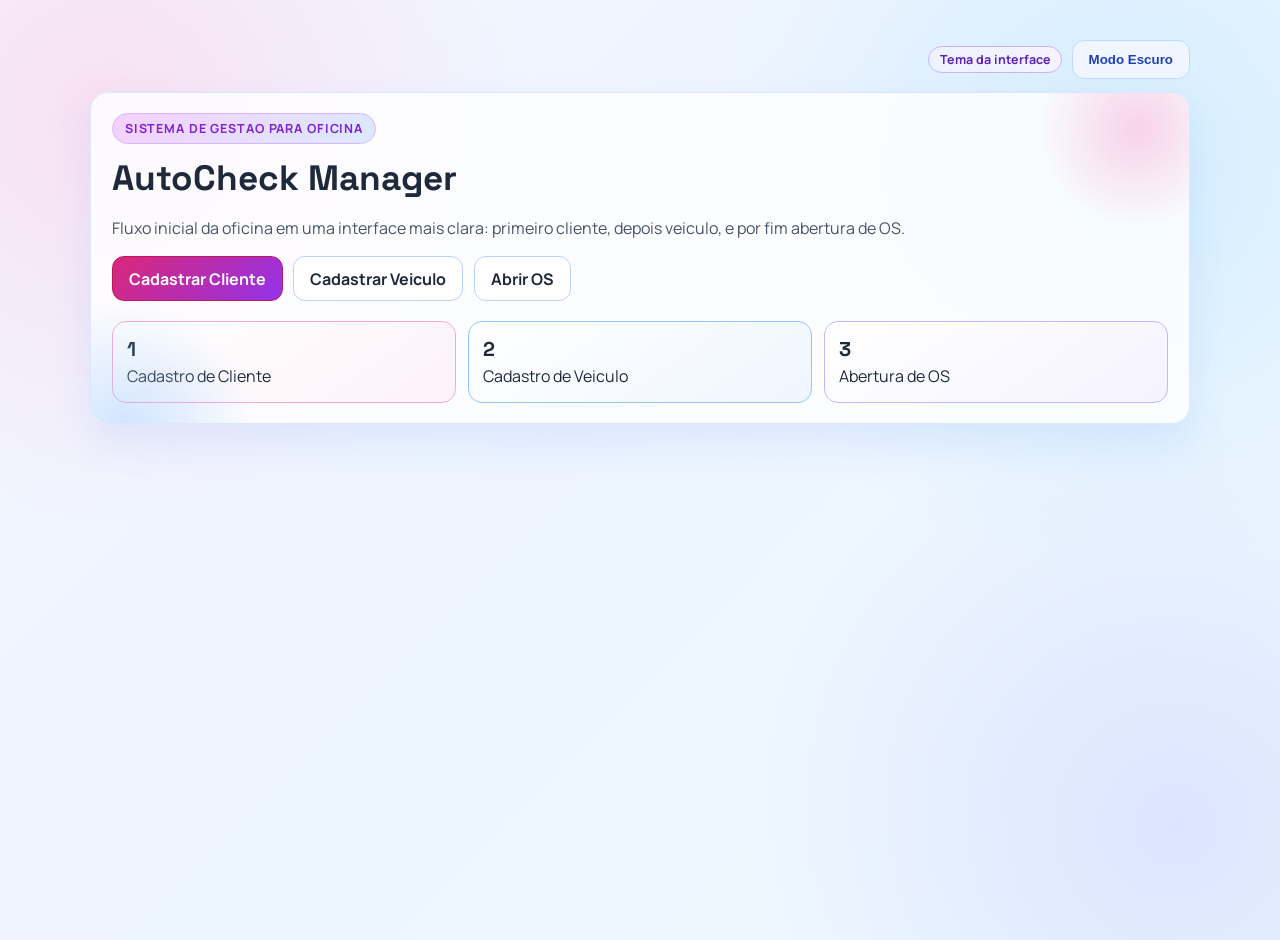
<file: index.html>
<!DOCTYPE html>
<html lang="pt-BR">
<head>
    <meta charset="UTF-8">
    <meta http-equiv="refresh" content="0; url=frontend/index.html">
    <title>AutoCheck Manager</title>
</head>
<body>
    <p>Redirecionando para o <a href="frontend/index.html">AutoCheck Manager</a>...</p>
</body>
</html>
</file>
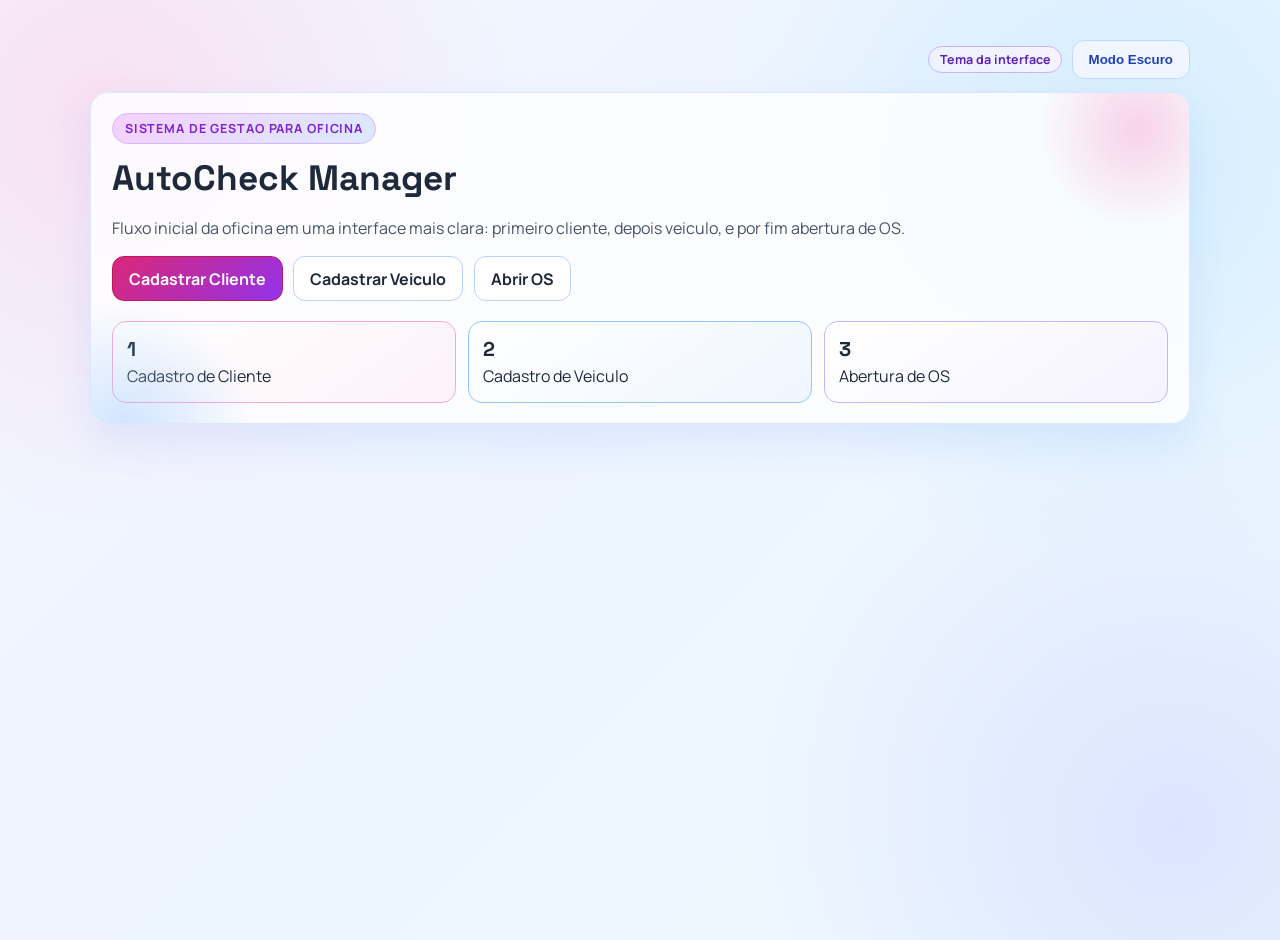
<file: frontend/index.html>
<!doctype html>
<html lang="pt-BR">

<head>
    <meta charset="UTF-8" />
    <meta name="viewport" content="width=device-width, initial-scale=1.0" />
    <title>AutoCheck Manager</title>
    <link rel="preconnect" href="https://fonts.googleapis.com">
    <link rel="preconnect" href="https://fonts.gstatic.com" crossorigin>
    <link
        href="https://fonts.googleapis.com/css2?family=Space+Grotesk:wght@400;500;700&family=Manrope:wght@400;600;700&display=swap"
        rel="stylesheet">
    <link rel="stylesheet" href="styles.css" />
</head>

<body>
    <main class="shell">
        <div class="home-topbar">
            <span class="tag">Tema da interface</span>
            <button class="btn ghost" type="button" data-theme-toggle onclick="toggleTheme()">Modo Escuro</button>
        </div>

        <section class="hero card">
            <span class="badge">Sistema de Gestao para Oficina</span>
            <h1>AutoCheck Manager</h1>
            <p>Fluxo inicial da oficina em uma interface mais clara: primeiro cliente, depois veiculo, e por fim
                abertura de OS.</p>
            <div class="actions">
                <a class="btn primary" href="pages/cadastro-cliente.html">Cadastrar Cliente</a>
                <a class="btn" href="pages/cadastro-veiculo.html">Cadastrar Veiculo</a>
                <a class="btn" href="pages/abrir-os.html">Abrir OS</a>
            </div>

            <div class="stats">
                <article class="stat">
                    <strong>1</strong>
                    <span>Cadastro de Cliente</span>
                </article>
                <article class="stat">
                    <strong>2</strong>
                    <span>Cadastro de Veiculo</span>
                </article>
                <article class="stat">
                    <strong>3</strong>
                    <span>Abertura de OS</span>
                </article>
            </div>
        </section>
    </main>

    <script src="app.js"></script>
    <script>
        initTheme();
    </script>
</body>

</html>
</file>
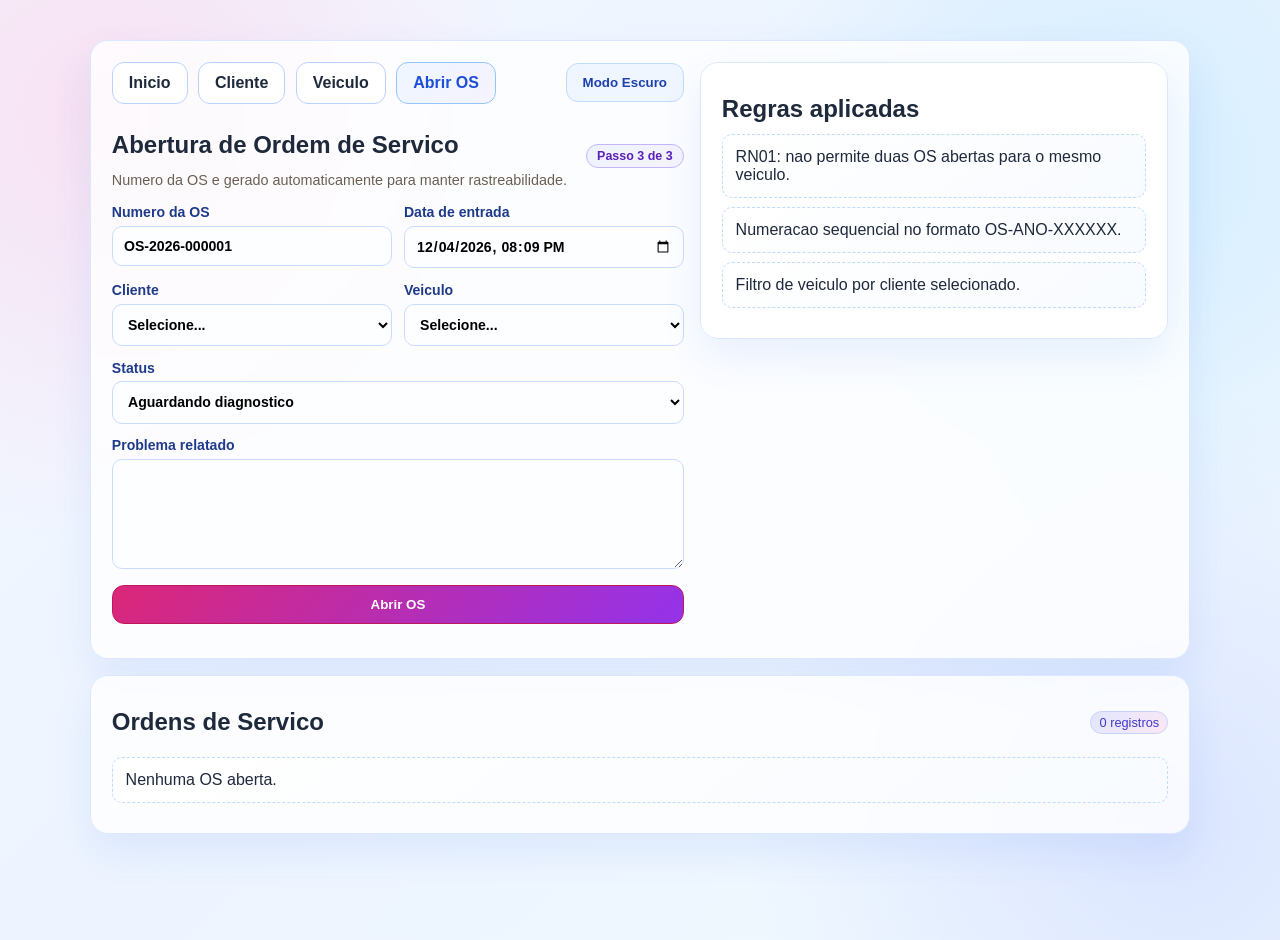
<file: frontend/pages/abrir-os.html>
<!doctype html>
<html lang="pt-BR">

<head>
    <meta charset="UTF-8" />
    <meta name="viewport" content="width=device-width, initial-scale=1.0" />
    <title>Abertura de OS - AutoCheck Manager</title>
    <link rel="stylesheet" href="../styles.css" />
</head>

<body>
    <main class="shell layout">
        <section class="card split">
            <div>
                <div id="top-nav"></div>
                <div class="page-head">
                    <div>
                        <h2>Abertura de Ordem de Servico</h2>
                        <p class="hint">Numero da OS e gerado automaticamente para manter rastreabilidade.</p>
                    </div>
                    <span class="tag">Passo 3 de 3</span>
                </div>

                <form id="os-form">
                    <div class="grid-2">
                        <label>Numero da OS
                            <input type="text" id="numero-os" readonly />
                        </label>
                        <label>Data de entrada
                            <input type="datetime-local" id="data-entrada" required />
                        </label>
                    </div>

                    <div class="grid-2">
                        <label>Cliente
                            <select id="cliente-id" required></select>
                        </label>
                        <label>Veiculo
                            <select id="veiculo-id" required></select>
                        </label>
                    </div>

                    <label>Status
                        <select id="status" required>
                            <option>Aguardando diagnostico</option>
                            <option>Em diagnostico</option>
                            <option>Aguardando aprovacao</option>
                            <option>Em reparo</option>
                            <option>Finalizado</option>
                            <option>Entregue</option>
                        </select>
                    </label>

                    <label>Problema relatado
                        <textarea id="problema-relato" required></textarea>
                    </label>

                    <button class="btn primary" type="submit">Abrir OS</button>
                    <div id="msg"></div>
                </form>
            </div>

            <aside class="card">
                <h2>Regras aplicadas</h2>
                <ul class="list">
                    <li>RN01: nao permite duas OS abertas para o mesmo veiculo.</li>
                    <li>Numeracao sequencial no formato OS-ANO-XXXXXX.</li>
                    <li>Filtro de veiculo por cliente selecionado.</li>
                </ul>
            </aside>
        </section>

        <section class="card">
            <div class="list-head">
                <h2>Ordens de Servico</h2>
                <span id="os-count" class="count-badge">0 registros</span>
            </div>
            <ul id="os-lista" class="list"></ul>
        </section>
    </main>

    <script src="../app.js"></script>
    <script>
        document.getElementById("top-nav").innerHTML = buildTopNav("os");
        initTheme();

        function updateCount() {
            const total = getData(DB_KEYS.serviceOrders).length;
            document.getElementById("os-count").textContent = `${total} ${total === 1 ? "registro" : "registros"}`;
        }

        function refreshNumber() {
            document.getElementById("numero-os").value = previewNextOsNumber();
        }

        function setCurrentDate() {
            const now = new Date();
            const localISO = new Date(now.getTime() - now.getTimezoneOffset() * 60000)
                .toISOString()
                .slice(0, 16);
            document.getElementById("data-entrada").value = localISO;
        }

        populateClientsSelect("cliente-id");
        populateVehiclesSelect("veiculo-id");
        setCurrentDate();
        refreshNumber();

        document.getElementById("cliente-id").addEventListener("change", function () {
            populateVehiclesSelect("veiculo-id", this.value);
        });

        document.getElementById("os-form").addEventListener("submit", function (e) {
            e.preventDefault();

            const vehicleId = document.getElementById("veiculo-id").value;
            if (!vehicleId) {
                showMessage("msg", "Selecione um veiculo.", "error");
                return;
            }

            const activeOrders = getActiveOrdersForVehicle(vehicleId);
            if (activeOrders.length > 0) {
                showMessage("msg", "RN01: este veiculo ja possui OS aberta.", "error");
                return;
            }

            const orders = getData(DB_KEYS.serviceOrders);
            const newOrder = {
                id: Date.now(),
                numeroOs: consumeNextOsNumber(),
                dataEntrada: document.getElementById("data-entrada").value,
                status: document.getElementById("status").value,
                clienteId: Number(document.getElementById("cliente-id").value),
                veiculoId: Number(vehicleId),
                problemaRelato: document.getElementById("problema-relato").value.trim()
            };

            orders.push(newOrder);
            setData(DB_KEYS.serviceOrders, orders);

            const form = document.getElementById("os-form");
            form.reset();
            setCurrentDate();
            refreshNumber();
            populateClientsSelect("cliente-id");
            populateVehiclesSelect("veiculo-id");
            showMessage("msg", "OS aberta com sucesso.", "ok");
            renderOrdersList("os-lista");
            updateCount();
        });

        renderOrdersList("os-lista");
        updateCount();
    </script>
</body>

</html>
</file>
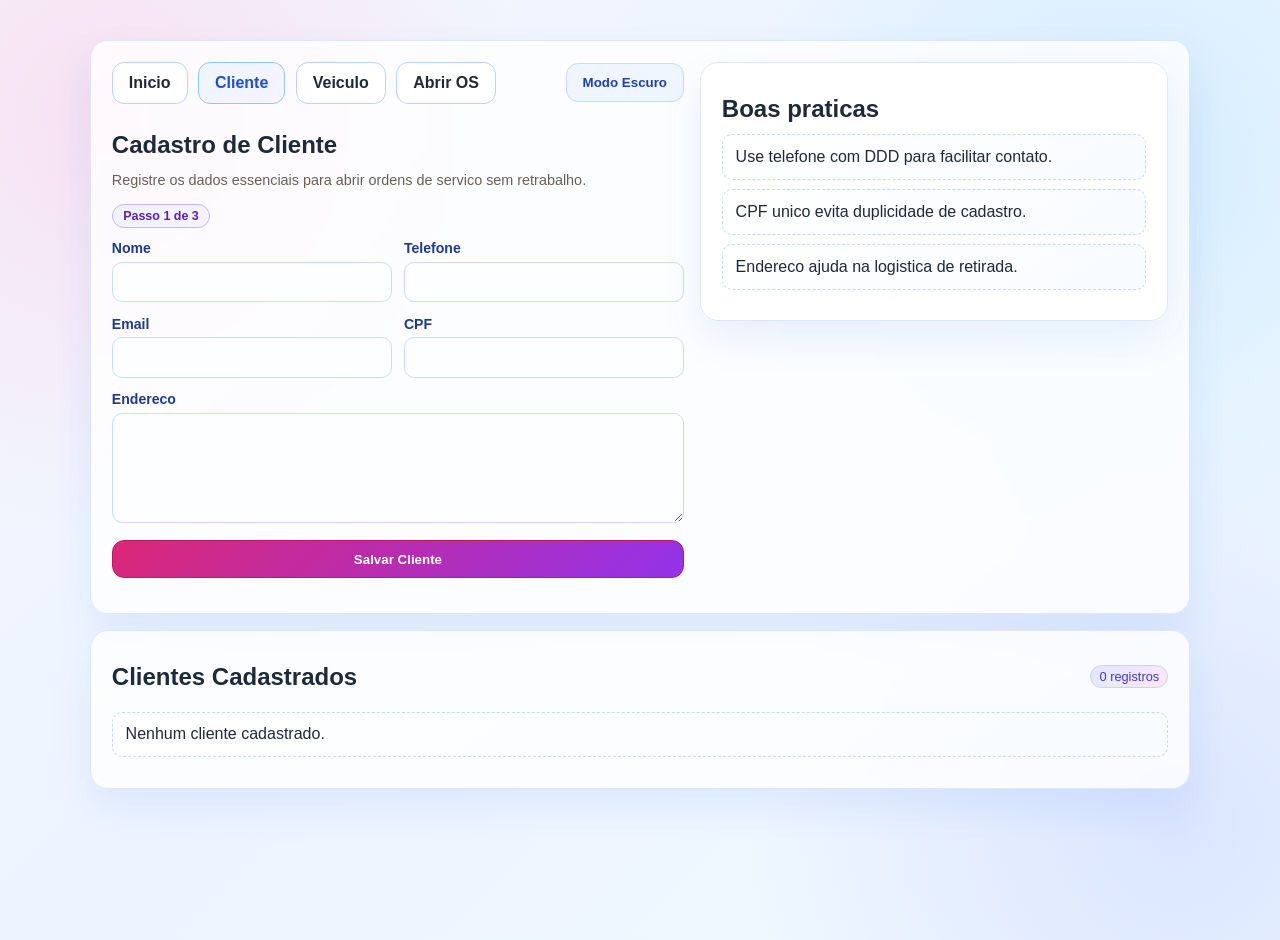
<file: frontend/pages/cadastro-cliente.html>
<!doctype html>
<html lang="pt-BR">

<head>
    <meta charset="UTF-8" />
    <meta name="viewport" content="width=device-width, initial-scale=1.0" />
    <title>Cadastro de Cliente - AutoCheck Manager</title>
    <link rel="stylesheet" href="../styles.css" />
</head>

<body>
    <main class="shell layout">
        <section class="card split">
            <div>
                <div id="top-nav"></div>
                <div class="page-head">
                    <div>
                        <h2>Cadastro de Cliente</h2>
                        <p class="hint">Registre os dados essenciais para abrir ordens de servico sem retrabalho.</p>
                    </div>
                    <span class="tag">Passo 1 de 3</span>
                </div>

                <form id="cliente-form">
                    <div class="grid-2">
                        <label>Nome
                            <input type="text" id="nome" required />
                        </label>
                        <label>Telefone
                            <input type="tel" id="telefone" required />
                        </label>
                    </div>

                    <div class="grid-2">
                        <label>Email
                            <input type="email" id="email" />
                        </label>
                        <label>CPF
                            <input type="text" id="cpf" required />
                        </label>
                    </div>

                    <label>Endereco
                        <textarea id="endereco" required></textarea>
                    </label>

                    <button class="btn primary" type="submit">Salvar Cliente</button>
                    <div id="msg"></div>
                </form>
            </div>

            <aside class="card">
                <h2>Boas praticas</h2>
                <ul class="list">
                    <li>Use telefone com DDD para facilitar contato.</li>
                    <li>CPF unico evita duplicidade de cadastro.</li>
                    <li>Endereco ajuda na logistica de retirada.</li>
                </ul>
            </aside>
        </section>

        <section class="card">
            <div class="list-head">
                <h2>Clientes Cadastrados</h2>
                <span id="clientes-count" class="count-badge">0 registros</span>
            </div>
            <ul id="clientes-lista" class="list"></ul>
        </section>
    </main>

    <script src="../app.js"></script>
    <script>
        document.getElementById("top-nav").innerHTML = buildTopNav("cliente");
        initTheme();

        function updateCount() {
            const total = getData(DB_KEYS.clients).length;
            document.getElementById("clientes-count").textContent = `${total} ${total === 1 ? "registro" : "registros"}`;
        }

        document.getElementById("cliente-form").addEventListener("submit", function (e) {
            e.preventDefault();

            const clients = getData(DB_KEYS.clients);
            const cpf = document.getElementById("cpf").value.trim();
            const alreadyCpf = clients.some(c => c.cpf === cpf);

            if (alreadyCpf) {
                showMessage("msg", "CPF ja cadastrado.", "error");
                return;
            }

            const newClient = {
                id: Date.now(),
                nome: document.getElementById("nome").value.trim(),
                telefone: document.getElementById("telefone").value.trim(),
                email: document.getElementById("email").value.trim(),
                cpf,
                endereco: document.getElementById("endereco").value.trim()
            };

            clients.push(newClient);
            setData(DB_KEYS.clients, clients);
            this.reset();
            showMessage("msg", "Cliente cadastrado com sucesso.", "ok");
            renderClientsList("clientes-lista");
            updateCount();
        });

        renderClientsList("clientes-lista");
        updateCount();
    </script>
</body>

</html>
</file>
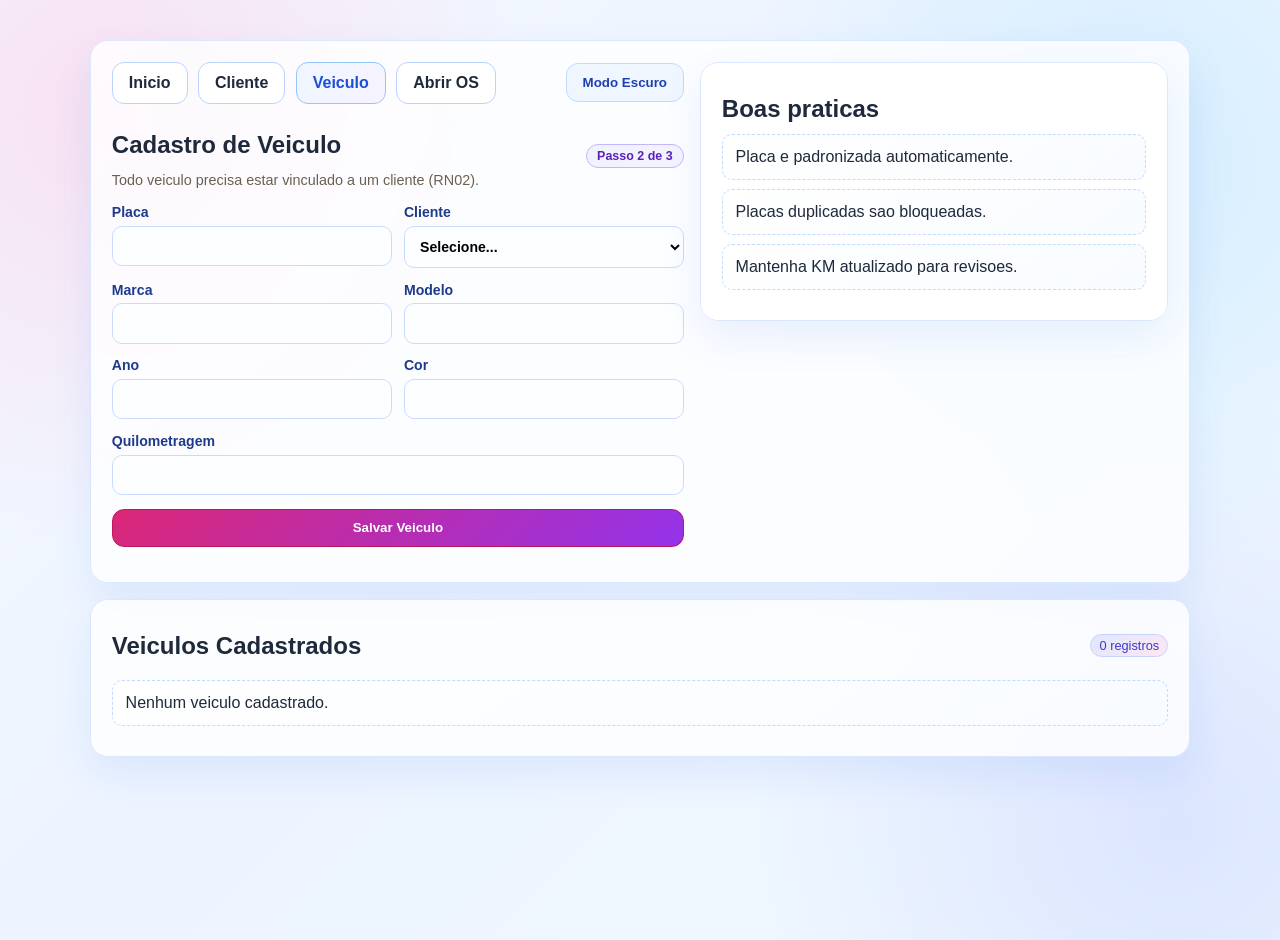
<file: frontend/pages/cadastro-veiculo.html>
<!doctype html>
<html lang="pt-BR">

<head>
    <meta charset="UTF-8" />
    <meta name="viewport" content="width=device-width, initial-scale=1.0" />
    <title>Cadastro de Veiculo - AutoCheck Manager</title>
    <link rel="stylesheet" href="../styles.css" />
</head>

<body>
    <main class="shell layout">
        <section class="card split">
            <div>
                <div id="top-nav"></div>
                <div class="page-head">
                    <div>
                        <h2>Cadastro de Veiculo</h2>
                        <p class="hint">Todo veiculo precisa estar vinculado a um cliente (RN02).</p>
                    </div>
                    <span class="tag">Passo 2 de 3</span>
                </div>

                <form id="veiculo-form">
                    <div class="grid-2">
                        <label>Placa
                            <input type="text" id="placa" required maxlength="8" />
                        </label>
                        <label>Cliente
                            <select id="cliente-id" required></select>
                        </label>
                    </div>

                    <div class="grid-2">
                        <label>Marca
                            <input type="text" id="marca" required />
                        </label>
                        <label>Modelo
                            <input type="text" id="modelo" required />
                        </label>
                    </div>

                    <div class="grid-2">
                        <label>Ano
                            <input type="number" id="ano" min="1950" max="2099" required />
                        </label>
                        <label>Cor
                            <input type="text" id="cor" required />
                        </label>
                    </div>

                    <label>Quilometragem
                        <input type="number" id="km" min="0" required />
                    </label>

                    <button class="btn primary" type="submit">Salvar Veiculo</button>
                    <div id="msg"></div>
                </form>
            </div>

            <aside class="card">
                <h2>Boas praticas</h2>
                <ul class="list">
                    <li>Placa e padronizada automaticamente.</li>
                    <li>Placas duplicadas sao bloqueadas.</li>
                    <li>Mantenha KM atualizado para revisoes.</li>
                </ul>
            </aside>
        </section>

        <section class="card">
            <div class="list-head">
                <h2>Veiculos Cadastrados</h2>
                <span id="veiculos-count" class="count-badge">0 registros</span>
            </div>
            <ul id="veiculos-lista" class="list"></ul>
        </section>
    </main>

    <script src="../app.js"></script>
    <script>
        document.getElementById("top-nav").innerHTML = buildTopNav("veiculo");
        initTheme();
        populateClientsSelect("cliente-id");

        function updateCount() {
            const total = getData(DB_KEYS.vehicles).length;
            document.getElementById("veiculos-count").textContent = `${total} ${total === 1 ? "registro" : "registros"}`;
        }

        document.getElementById("veiculo-form").addEventListener("submit", function (e) {
            e.preventDefault();

            const vehicles = getData(DB_KEYS.vehicles);
            const plateRaw = document.getElementById("placa").value.trim();
            const plate = formatPlate(plateRaw);

            if (!plate) {
                showMessage("msg", "Informe uma placa valida.", "error");
                return;
            }

            const duplicatedPlate = vehicles.some(v => v.placa === plate);
            if (duplicatedPlate) {
                showMessage("msg", "Placa ja cadastrada no sistema.", "error");
                return;
            }

            const clientId = document.getElementById("cliente-id").value;
            if (!clientId) {
                showMessage("msg", "Selecione o cliente do veiculo.", "error");
                return;
            }

            const newVehicle = {
                id: Date.now(),
                placa: plate,
                marca: document.getElementById("marca").value.trim(),
                modelo: document.getElementById("modelo").value.trim(),
                ano: Number(document.getElementById("ano").value),
                cor: document.getElementById("cor").value.trim(),
                km: Number(document.getElementById("km").value),
                clienteId: Number(clientId)
            };

            vehicles.push(newVehicle);
            setData(DB_KEYS.vehicles, vehicles);
            this.reset();
            showMessage("msg", "Veiculo cadastrado com sucesso.", "ok");
            renderVehiclesList("veiculos-lista");
            updateCount();
        });

        renderVehiclesList("veiculos-lista");
        updateCount();
    </script>
</body>

</html>
</file>
<file: frontend/styles.css>
:root {
    --bg: #f4f8ff;
    --ink: #1e293b;
    --soft: #475569;
    --accent: #db2777;
    --accent-2: #0284c7;
    --card: #ffffffcc;
    --line: #dbe7ff;
    --line-strong: #b9d2ff;
    --ok: #166534;
    --danger: #9f1239;
}

* {
    box-sizing: border-box;
}

body {
    margin: 0;
    font-family: "Manrope", sans-serif;
    color: var(--ink);
    background:
        radial-gradient(circle at 8% 12%, #fbcfe890 0, transparent 30%),
        radial-gradient(circle at 88% 18%, #bae6fd80 0, transparent 30%),
        radial-gradient(circle at 92% 88%, #c7d2fe80 0, transparent 30%),
        linear-gradient(135deg, #f4f8ff 0%, #edf4ff 45%, #f0f9ff 100%);
    min-height: 100vh;
    transition: background 240ms ease, color 240ms ease;
}

.shell {
    width: min(1100px, 92%);
    margin: 2.5rem auto;
}

.home-topbar {
    display: flex;
    justify-content: flex-end;
    align-items: center;
    gap: 0.6rem;
    margin-bottom: 0.8rem;
}

.card {
    background: var(--card);
    border: 1px solid var(--line);
    border-radius: 18px;
    padding: 1.3rem;
    box-shadow: 0 18px 40px rgba(37, 99, 235, 0.09);
    backdrop-filter: blur(3px);
}

.hero {
    text-align: left;
    animation: fade-up 500ms ease;
    position: relative;
    overflow: hidden;
}

.hero::after {
    content: "";
    position: absolute;
    width: 200px;
    height: 200px;
    right: -48px;
    top: -64px;
    border-radius: 50%;
    background: radial-gradient(circle, #f9a8d480 0%, #f9a8d400 70%);
    pointer-events: none;
}

.hero::before {
    content: "";
    position: absolute;
    width: 260px;
    height: 260px;
    left: -96px;
    bottom: -138px;
    border-radius: 50%;
    background: radial-gradient(circle, #93c5fd70 0%, #93c5fd00 70%);
    pointer-events: none;
}

.badge {
    display: inline-block;
    font-size: 0.78rem;
    font-weight: 700;
    text-transform: uppercase;
    letter-spacing: 0.07em;
    color: #7e22ce;
    background: linear-gradient(135deg, #f5d0fe 0%, #dbeafe 100%);
    border: 1px solid #d8b4fe;
    border-radius: 999px;
    padding: 0.35rem 0.75rem;
}

h1,
h2 {
    font-family: "Space Grotesk", sans-serif;
    margin: 0.7rem 0;
}

h1 {
    font-size: clamp(1.6rem, 3vw, 2.2rem);
}

h2 {
    font-size: clamp(1.2rem, 2vw, 1.5rem);
}

p {
    color: var(--soft);
    line-height: 1.5;
}

.actions,
.top-actions,
.top-actions-left {
    display: flex;
    flex-wrap: wrap;
    gap: 0.65rem;
}

.actions,
.top-actions {
    margin-top: 1rem;
}

.top-actions {
    margin-top: 0;
    margin-bottom: 1rem;
    justify-content: space-between;
    align-items: center;
}

.btn {
    text-decoration: none;
    border: 1px solid var(--line-strong);
    color: var(--ink);
    padding: 0.68rem 1rem;
    border-radius: 12px;
    font-weight: 700;
    background: #ffffff;
    cursor: pointer;
    transition: transform 120ms ease, box-shadow 180ms ease, border-color 180ms ease, background 180ms ease;
}

.btn.primary {
    background: linear-gradient(135deg, #db2777 0%, #9333ea 100%);
    color: #fff;
    border-color: #be185d;
}

.btn:hover {
    transform: translateY(-1px);
    box-shadow: 0 10px 18px rgba(59, 130, 246, 0.2);
}

.btn.active {
    background: linear-gradient(135deg, #eff6ff 0%, #f5f3ff 100%);
    border-color: #93c5fd;
    color: #1d4ed8;
}

.btn.ghost {
    background: #eff6ff;
    border-color: #bfdbfe;
    color: #1e40af;
}

.btn.ghost:hover {
    background: #dbeafe;
}

.page-head {
    display: flex;
    flex-wrap: wrap;
    justify-content: space-between;
    align-items: center;
    gap: 0.75rem;
    margin-bottom: 0.8rem;
}

.hint {
    margin: 0.2rem 0 0;
    font-size: 0.9rem;
    color: #6b5f52;
}

.tag {
    display: inline-flex;
    align-items: center;
    gap: 0.3rem;
    border: 1px solid #c4b5fd;
    color: #5b21b6;
    background: linear-gradient(135deg, #eef2ff 0%, #f5f3ff 100%);
    border-radius: 999px;
    padding: 0.25rem 0.65rem;
    font-size: 0.78rem;
    font-weight: 700;
}

.stats {
    margin-top: 1.2rem;
    display: grid;
    gap: 0.75rem;
    grid-template-columns: repeat(3, minmax(150px, 1fr));
}

.stat {
    padding: 0.9rem;
    border-radius: 14px;
    border: 1px solid #cfe0ff;
    background: linear-gradient(145deg, #ffffff 0%, #f8fbff 100%);
}

.stat:nth-child(1) {
    border-color: #f9a8d4;
    background: linear-gradient(145deg, #fff 0%, #fdf2f8 100%);
}

.stat:nth-child(2) {
    border-color: #93c5fd;
    background: linear-gradient(145deg, #fff 0%, #eff6ff 100%);
}

.stat:nth-child(3) {
    border-color: #c4b5fd;
    background: linear-gradient(145deg, #fff 0%, #f5f3ff 100%);
}

.stat strong {
    display: block;
    font-family: "Space Grotesk", sans-serif;
    font-size: 1.25rem;
    margin-bottom: 0.2rem;
}

.split {
    display: grid;
    gap: 1rem;
    grid-template-columns: 1.1fr 0.9fr;
    align-items: start;
}

.layout {
    display: grid;
    gap: 1rem;
    grid-template-columns: 1fr;
}

form {
    display: grid;
    gap: 0.85rem;
}

.grid-2 {
    display: grid;
    gap: 0.75rem;
    grid-template-columns: 1fr 1fr;
}

label {
    font-size: 0.88rem;
    font-weight: 700;
    color: #1e3a8a;
}

input,
select,
textarea {
    width: 100%;
    margin-top: 0.35rem;
    border-radius: 10px;
    border: 1px solid #c9dcff;
    padding: 0.7rem;
    font: inherit;
    background: #fcfeff;
}

textarea {
    min-height: 110px;
    resize: vertical;
}

input:focus,
select:focus,
textarea:focus {
    outline: none;
    border-color: #a855f7;
    box-shadow: 0 0 0 3px #ddd6fe;
}

small {
    color: var(--soft);
}

.list {
    margin: 0;
    padding: 0;
    list-style: none;
}

.list li {
    border: 1px dashed #bfdbfe;
    border-radius: 10px;
    padding: 0.8rem;
    margin-bottom: 0.6rem;
    background: linear-gradient(145deg, #ffffff 0%, #f8fbff 100%);
}

.empty-state {
    text-align: center;
    padding: 1.2rem;
    border: 1px dashed var(--line);
    border-radius: 12px;
    color: #7b6f61;
    background: #fff;
}

.msg {
    border-radius: 10px;
    padding: 0.65rem 0.75rem;
    font-size: 0.92rem;
}

.msg.ok {
    color: var(--ok);
    background: #dcfce7;
}

.msg.error {
    color: var(--danger);
    background: #ffe4e6;
}

.list-head {
    display: flex;
    justify-content: space-between;
    align-items: center;
    margin-bottom: 0.6rem;
}

.count-badge {
    font-size: 0.8rem;
    padding: 0.2rem 0.5rem;
    border-radius: 999px;
    background: linear-gradient(135deg, #e0e7ff 0%, #fce7f3 100%);
    color: #4338ca;
    border: 1px solid #c7d2fe;
}

@keyframes fade-up {
    from {
        opacity: 0;
        transform: translateY(8px);
    }

    to {
        opacity: 1;
        transform: translateY(0);
    }
}

@media (max-width: 760px) {
    .split {
        grid-template-columns: 1fr;
    }

    .stats {
        grid-template-columns: 1fr;
    }

    .grid-2 {
        grid-template-columns: 1fr;
    }

    .top-actions {
        flex-direction: column;
        align-items: stretch;
    }

    .top-actions-left {
        width: 100%;
    }

    .top-actions .btn.ghost {
        width: 100%;
    }

    .home-topbar {
        justify-content: stretch;
        flex-direction: column;
        align-items: stretch;
    }
}

:root[data-theme="dark"] {
    --bg: #0b1220;
    --ink: #e2e8f0;
    --soft: #94a3b8;
    --accent: #f472b6;
    --accent-2: #38bdf8;
    --card: #111b2fd9;
    --line: #243552;
    --line-strong: #3a5279;
    --ok: #4ade80;
    --danger: #fb7185;
}

:root[data-theme="dark"] body {
    background:
        radial-gradient(circle at 10% 10%, #a21caf33 0, transparent 30%),
        radial-gradient(circle at 88% 18%, #0284c733 0, transparent 32%),
        radial-gradient(circle at 92% 88%, #4f46e533 0, transparent 30%),
        linear-gradient(140deg, #0b1220 0%, #0f172a 50%, #111827 100%);
}

:root[data-theme="dark"] .card {
    box-shadow: 0 18px 40px rgba(2, 8, 23, 0.45);
}

:root[data-theme="dark"] .btn {
    background: #0f1b33;
    color: #dbeafe;
    border-color: #334b74;
}

:root[data-theme="dark"] .btn.primary {
    background: linear-gradient(135deg, #ec4899 0%, #7c3aed 100%);
    border-color: #be185d;
    color: #ffffff;
}

:root[data-theme="dark"] .btn.active {
    background: linear-gradient(135deg, #1e293b 0%, #1e1b4b 100%);
    border-color: #6366f1;
    color: #c7d2fe;
}

:root[data-theme="dark"] .btn.ghost {
    background: #132136;
    border-color: #35527f;
    color: #93c5fd;
}

:root[data-theme="dark"] .btn.ghost:hover {
    background: #1a2b47;
}

:root[data-theme="dark"] .badge {
    color: #e9d5ff;
    background: linear-gradient(135deg, #581c87 0%, #1e3a8a 100%);
    border-color: #7e22ce;
}

:root[data-theme="dark"] .tag {
    color: #ddd6fe;
    background: linear-gradient(135deg, #312e81 0%, #1e3a8a 100%);
    border-color: #6366f1;
}

:root[data-theme="dark"] .stat,
:root[data-theme="dark"] .stat:nth-child(1),
:root[data-theme="dark"] .stat:nth-child(2),
:root[data-theme="dark"] .stat:nth-child(3) {
    border-color: #2b4268;
    background: linear-gradient(145deg, #111b2f 0%, #0f1a2e 100%);
}

:root[data-theme="dark"] input,
:root[data-theme="dark"] select,
:root[data-theme="dark"] textarea {
    background: #0f1b33;
    color: #e2e8f0;
    border-color: #334b74;
}

:root[data-theme="dark"] input:focus,
:root[data-theme="dark"] select:focus,
:root[data-theme="dark"] textarea:focus {
    border-color: #38bdf8;
    box-shadow: 0 0 0 3px #0ea5e933;
}

:root[data-theme="dark"] .list li {
    border-color: #2d466f;
    background: linear-gradient(145deg, #0f1b33 0%, #132136 100%);
}

:root[data-theme="dark"] .count-badge {
    background: linear-gradient(135deg, #312e81 0%, #3b0764 100%);
    color: #ddd6fe;
    border-color: #6366f1;
}

:root[data-theme="dark"] .msg.ok {
    background: #052e16;
    color: #86efac;
}

:root[data-theme="dark"] .msg.error {
    background: #4c0519;
    color: #fda4af;
}
</file>
